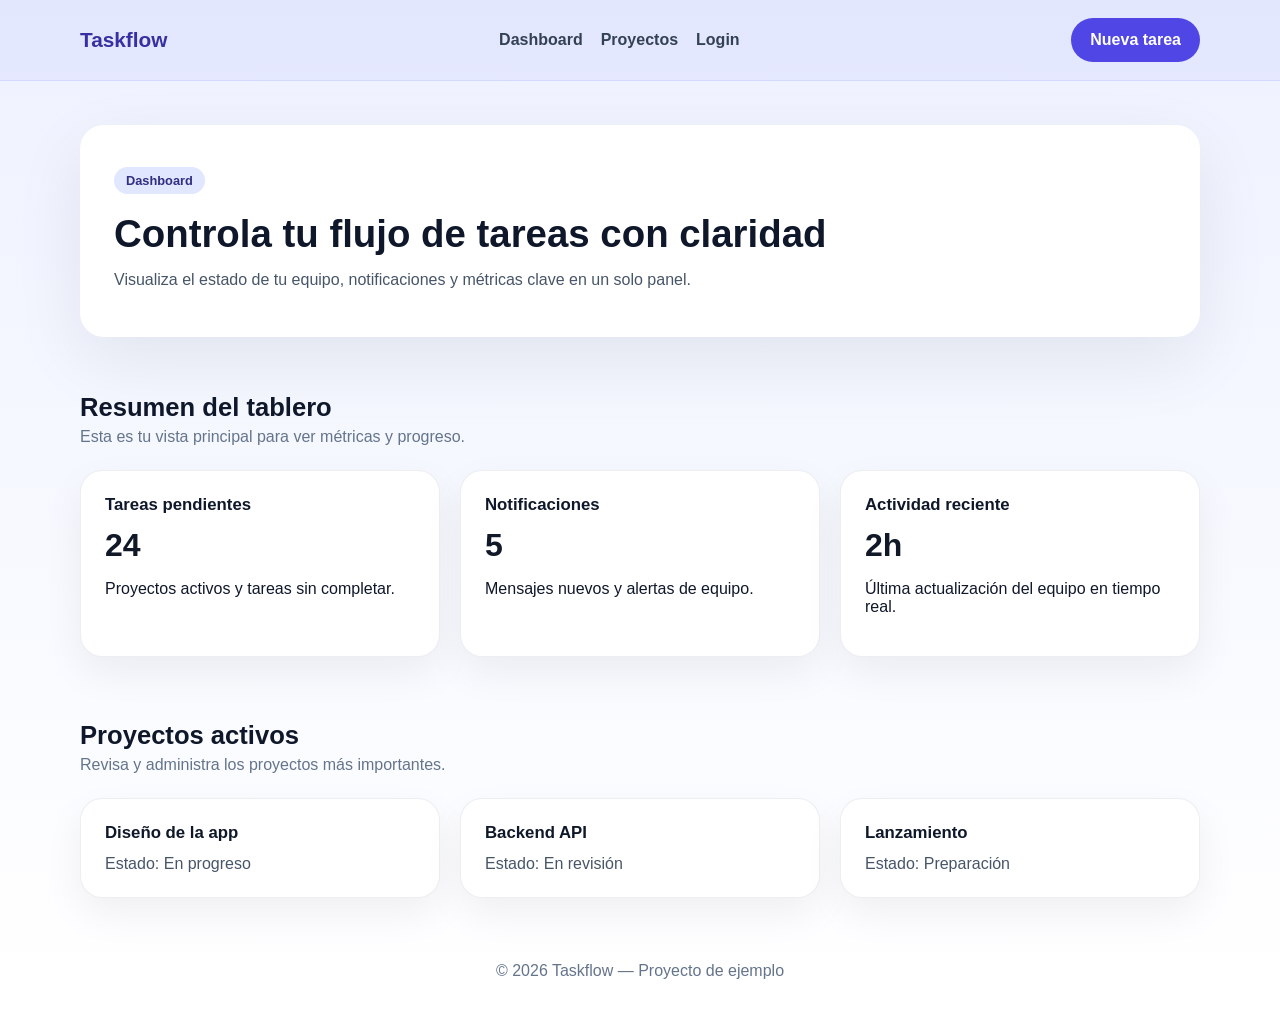
<file: index.html>
<!DOCTYPE html>
<html lang="es">
<head>
  <meta charset="UTF-8">
  <meta name="viewport" content="width=device-width, initial-scale=1.0">
  <title>Taskflow - Dashboard</title>
  <link rel="stylesheet" href="style.css">
</head>
<body>
  <header class="topbar">
    <div class="container nav-wrapper">
      <a href="#dashboard" class="brand">Taskflow</a>
      <nav class="nav-links" aria-label="Navegación principal">
        <a href="#dashboard">Dashboard</a>
        <a href="#proyectos">Proyectos</a>
        <a href="login.html">Login</a>
      </nav>
      <a href="#dashboard" class="btn btn-primary">Nueva tarea</a>
    </div>
  </header>

  <main>
    <section class="hero">
      <div class="container hero-content">
        <span class="tag">Dashboard</span>
        <h1>Controla tu flujo de tareas con claridad</h1>
        <p class="hero-text">Visualiza el estado de tu equipo, notificaciones y métricas clave en un solo panel.</p>
      </div>
    </section>

    <section id="dashboard" class="container dashboard-section">
      <div class="section-header">
        <h2>Resumen del tablero</h2>
        <p>Esta es tu vista principal para ver métricas y progreso.</p>
      </div>

      <div class="dashboard-grid">
        <article class="card">
          <h3>Tareas pendientes</h3>
          <p class="card-value">24</p>
          <p>Proyectos activos y tareas sin completar.</p>
        </article>
        <article class="card">
          <h3>Notificaciones</h3>
          <p class="card-value">5</p>
          <p>Mensajes nuevos y alertas de equipo.</p>
        </article>
        <article class="card">
          <h3>Actividad reciente</h3>
          <p class="card-value">2h</p>
          <p>Última actualización del equipo en tiempo real.</p>
        </article>
      </div>
    </section>

    <section id="proyectos" class="container cards-section">
      <div class="section-header">
        <h2>Proyectos activos</h2>
        <p>Revisa y administra los proyectos más importantes.</p>
      </div>
      <div class="project-grid">
        <article class="card project-card">
          <h3>Diseño de la app</h3>
          <p>Estado: En progreso</p>
        </article>
        <article class="card project-card">
          <h3>Backend API</h3>
          <p>Estado: En revisión</p>
        </article>
        <article class="card project-card">
          <h3>Lanzamiento</h3>
          <p>Estado: Preparación</p>
        </article>
      </div>
    </section>
  </main>

  <footer class="site-footer">
    <div class="container">
      © 2026 Taskflow — Proyecto de ejemplo
    </div>
  </footer>
</body>
</html>
</file>
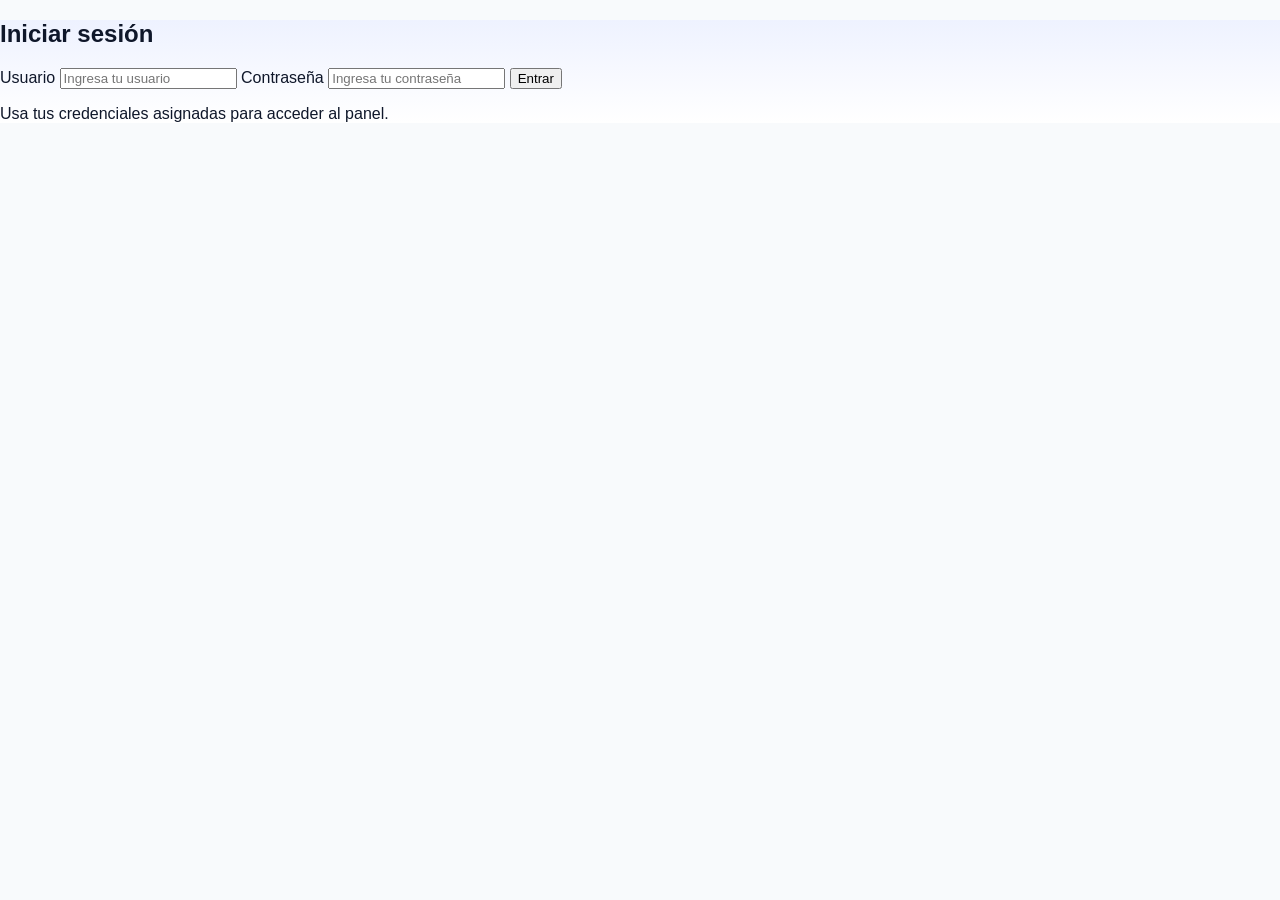
<file: login.html>
<!DOCTYPE html>
<!--
  login.html
  - Componente de inicio de sesión (HTML minimal y accesible)
  - Uso: abrir este archivo en el navegador para probar la interfaz.
  - Estructura: `main.login-page` contiene `section.login-card` con el formulario.
  - Accesibilidad: el `section` tiene `aria-labelledby` que referencia el título.
-->
<html lang="es">
<head>
  <meta charset="UTF-8">
  <meta name="viewport" content="width=device-width, initial-scale=1.0">
  <title>Taskflow - Login</title>
  <link rel="stylesheet" href="style.css">
</head>
<body>
  <main class="login-page">
    <!-- Tarjeta de login: contiene el formulario principal -->
    <section class="login-card" aria-labelledby="login-title">
      <!-- Título visible, usado por lectores de pantalla -->
      <h1 id="login-title">Iniciar sesión</h1>

      <!-- Formulario de autenticación -->
      <form action="#" method="post" novalidate>
        <!-- Campo de usuario: etiqueta vinculada con `for` y `id` -->
        <label for="username">Usuario</label>
        <input
          type="text"
          id="username"
          name="username"
          placeholder="Ingresa tu usuario"
          autocomplete="username"
          required
        >

        <!-- Campo de contraseña: usa `autocomplete` para mejores manejadores de contraseña -->
        <label for="password">Contraseña</label>
        <input
          type="password"
          id="password"
          name="password"
          placeholder="Ingresa tu contraseña"
          autocomplete="current-password"
          required
        >

        <!-- Botón de envío. En producción, reemplazar `action` por la ruta real y manejar CSRF. -->
        <button type="submit">Entrar</button>

        <!-- Ayuda visual bajo el botón; útil para instrucciones breves -->
        <p class="login-help">Usa tus credenciales asignadas para acceder al panel.</p>
      </form>
    </section>
  </main>
</body>
</html>
</file>
<file: style.css>
﻿:root {
  color-scheme: light;
  font-family: Inter, Arial, sans-serif;
  background: #f8fafc;
  color: #0f172a;
}

* {
  box-sizing: border-box;
}

html {
  scroll-behavior: smooth;
}

body {
  margin: 0;
  min-height: 100%;
  background: linear-gradient(180deg, #eef2ff 0%, #ffffff 100%);
  color: #0f172a;
}

.container {
  width: min(100%, 1120px);
  margin: 0 auto;
  padding: 0 24px;
}

.topbar {
  background: rgba(99, 102, 241, 0.08);
  border-bottom: 1px solid rgba(99, 102, 241, 0.12);
}

.nav-wrapper {
  display: flex;
  align-items: center;
  justify-content: space-between;
  gap: 16px;
  padding: 18px 0;
}

.brand {
  font-size: 1.3rem;
  font-weight: 800;
  color: #3730a3;
  text-decoration: none;
}

.nav-links {
  display: flex;
  align-items: center;
  gap: 18px;
}

.nav-links a {
  color: #334155;
  text-decoration: none;
  font-weight: 600;
}

.nav-links a:hover,
.nav-links a:focus-visible {
  color: #4338ca;
}

.btn {
  display: inline-flex;
  align-items: center;
  justify-content: center;
  padding: 12px 18px;
  border-radius: 999px;
  text-decoration: none;
  font-weight: 700;
}

.btn-primary {
  background: #4f46e5;
  color: #ffffff;
  border: 1px solid transparent;
}

.btn-primary:hover,
.btn-primary:focus-visible {
  background: #4338ca;
}

.hero {
  padding: 44px 0 24px;
}

.hero-content {
  background: #ffffff;
  border-radius: 24px;
  padding: 42px 34px;
  box-shadow: 0 24px 70px rgba(15, 23, 42, 0.08);
}

.tag {
  display: inline-flex;
  align-items: center;
  gap: 8px;
  padding: 6px 12px;
  border-radius: 999px;
  background: #e0e7ff;
  color: #312e81;
  font-size: 0.8rem;
  font-weight: 700;
}

.hero h1 {
  margin: 20px 0 12px;
  font-size: clamp(2rem, 3vw, 3rem);
  line-height: 1.05;
}

.hero-text {
  margin: 0;
  max-width: 720px;
  color: #475569;
  font-size: 1rem;
  line-height: 1.8;
}

.dashboard-section,
.cards-section {
  padding: 32px 0;
}

.section-header {
  display: grid;
  gap: 6px;
  margin-bottom: 24px;
}

.section-header h2 {
  margin: 0;
  font-size: 1.6rem;
}

.section-header p {
  margin: 0;
  color: #64748b;
}

.dashboard-grid,
.project-grid {
  display: grid;
  grid-template-columns: repeat(3, minmax(0, 1fr));
  gap: 20px;
}

.card {
  padding: 24px;
  border-radius: 22px;
  background: #ffffff;
  border: 1px solid rgba(148, 163, 184, 0.18);
  box-shadow: 0 16px 40px rgba(15, 23, 42, 0.06);
}

.card h3 {
  margin: 0 0 12px;
  font-size: 1.05rem;
}

.card-value {
  margin: 0;
  font-size: 2rem;
  font-weight: 800;
  color: #111827;
}

.project-card p {
  margin: 10px 0 0;
  color: #475569;
}

.site-footer {
  padding: 32px 0;
  text-align: center;
  color: #64748b;
}

@media (max-width: 960px) {
  .dashboard-grid,
  .project-grid {
    grid-template-columns: repeat(2, minmax(0, 1fr));
  }
}

@media (max-width: 720px) {
  .nav-wrapper {
    flex-direction: column;
    align-items: stretch;
  }

  .nav-links {
    justify-content: space-between;
    flex-wrap: wrap;
  }

  .hero-content {
    padding: 28px 20px;
  }
}

@media (max-width: 560px) {
  .dashboard-grid,
  .project-grid {
    grid-template-columns: 1fr;
  }
}
</file>
